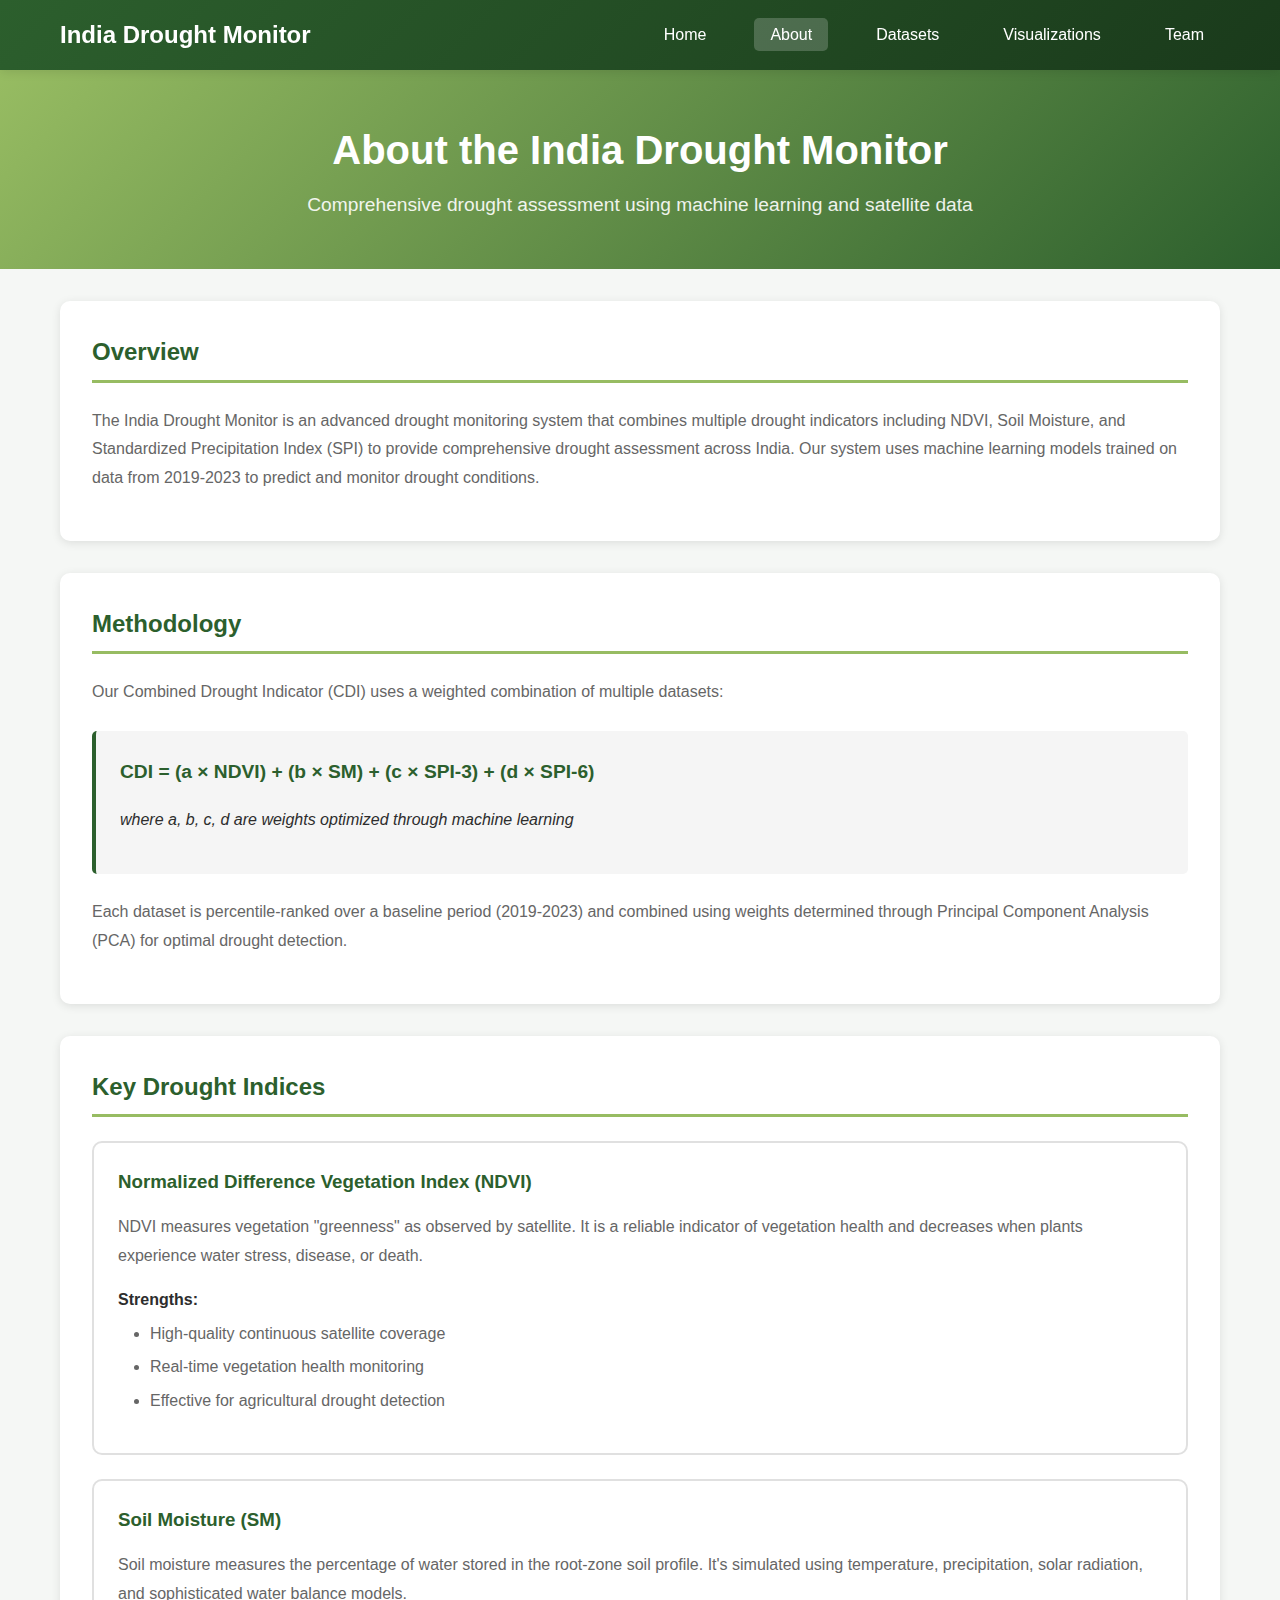
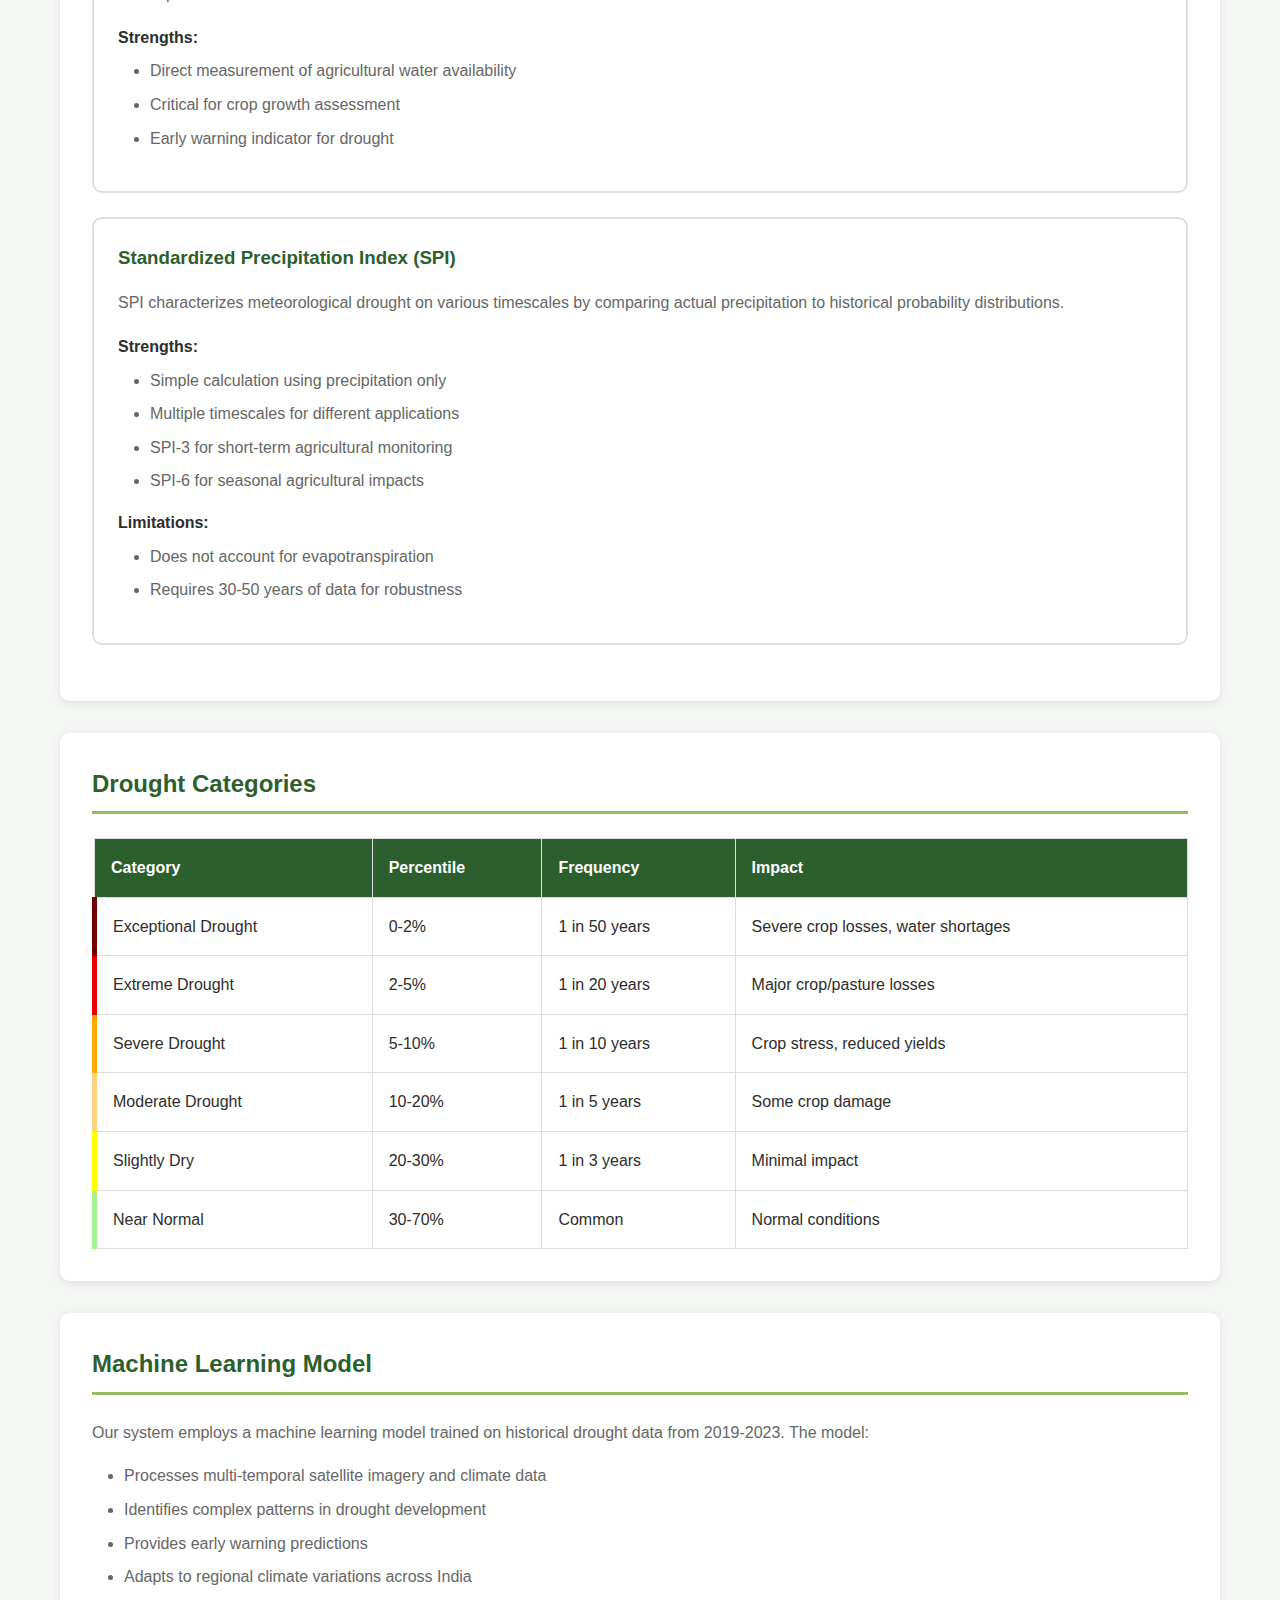
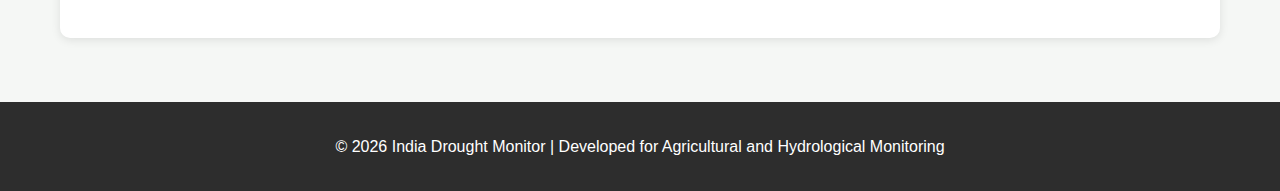
<file: about.html>
<!DOCTYPE html>
<html lang="en">
<head>
    <meta charset="UTF-8">
    <meta name="viewport" content="width=device-width, initial-scale=1.0">
    <title>About - India Drought Monitor</title>
    <link rel="stylesheet" href="styles.css">
</head>
<body>
    <nav class="navbar">
        <div class="container">
            <div class="nav-brand">
                <h1> India Drought Monitor</h1>
            </div>
            <ul class="nav-menu">
                <li><a href="index.html">Home</a></li>
                <li><a href="about.html" class="active">About</a></li>
                <li><a href="datasets.html">Datasets</a></li>
                <li><a href="visualisation.html">Visualizations</a></li>
                <li><a href="team.html">Team</a></li>
            </ul>
        </div>
    </nav>

    <div class="hero">
        <div class="container">
            <h2>About the India Drought Monitor</h2>
            <p class="subtitle">Comprehensive drought assessment using machine learning and satellite data</p>
        </div>
    </div>

    <main class="container content-page">
        <section class="content-section">
            <h2>Overview</h2>
            <p>The India Drought Monitor is an advanced drought monitoring system that combines multiple drought indicators including NDVI, Soil Moisture, and Standardized Precipitation Index (SPI) to provide comprehensive drought assessment across India. Our system uses machine learning models trained on data from 2019-2023 to predict and monitor drought conditions.</p>
        </section>

        <section class="content-section">
            <h2>Methodology</h2>
            <p>Our Combined Drought Indicator (CDI) uses a weighted combination of multiple datasets:</p>
            
            <div class="formula-box">
                <p><strong>CDI = (a × NDVI) + (b × SM) + (c × SPI-3) + (d × SPI-6)</strong></p>
                <p class="formula-note">where a, b, c, d are weights optimized through machine learning</p>
            </div>

            <p>Each dataset is percentile-ranked over a baseline period (2019-2023) and combined using weights determined through Principal Component Analysis (PCA) for optimal drought detection.</p>
        </section>

        <section class="content-section">
            <h2>Key Drought Indices</h2>
            
            <div class="index-card">
                <h3>Normalized Difference Vegetation Index (NDVI)</h3>
                <p>NDVI measures vegetation "greenness" as observed by satellite. It is a reliable indicator of vegetation health and decreases when plants experience water stress, disease, or death.</p>
                <div class="key-points">
                    <h4>Strengths:</h4>
                    <ul>
                        <li>High-quality continuous satellite coverage</li>
                        <li>Real-time vegetation health monitoring</li>
                        <li>Effective for agricultural drought detection</li>
                    </ul>
                </div>
            </div>

            <div class="index-card">
                <h3>Soil Moisture (SM)</h3>
                <p>Soil moisture measures the percentage of water stored in the root-zone soil profile. It's simulated using temperature, precipitation, solar radiation, and sophisticated water balance models.</p>
                <div class="key-points">
                    <h4>Strengths:</h4>
                    <ul>
                        <li>Direct measurement of agricultural water availability</li>
                        <li>Critical for crop growth assessment</li>
                        <li>Early warning indicator for drought</li>
                    </ul>
                </div>
            </div>

            <div class="index-card">
                <h3>Standardized Precipitation Index (SPI)</h3>
                <p>SPI characterizes meteorological drought on various timescales by comparing actual precipitation to historical probability distributions.</p>
                <div class="key-points">
                    <h4>Strengths:</h4>
                    <ul>
                        <li>Simple calculation using precipitation only</li>
                        <li>Multiple timescales for different applications</li>
                        <li>SPI-3 for short-term agricultural monitoring</li>
                        <li>SPI-6 for seasonal agricultural impacts</li>
                    </ul>
                    <h4>Limitations:</h4>
                    <ul>
                        <li>Does not account for evapotranspiration</li>
                        <li>Requires 30-50 years of data for robustness</li>
                    </ul>
                </div>
            </div>
        </section>

        <section class="content-section">
            <h2>Drought Categories</h2>
            <table class="drought-table">
                <thead>
                    <tr>
                        <th>Category</th>
                        <th>Percentile</th>
                        <th>Frequency</th>
                        <th>Impact</th>
                    </tr>
                </thead>
                <tbody>
                    <tr class="exceptional-drought">
                        <td>Exceptional Drought</td>
                        <td>0-2%</td>
                        <td>1 in 50 years</td>
                        <td>Severe crop losses, water shortages</td>
                    </tr>
                    <tr class="extreme-drought">
                        <td>Extreme Drought</td>
                        <td>2-5%</td>
                        <td>1 in 20 years</td>
                        <td>Major crop/pasture losses</td>
                    </tr>
                    <tr class="severe-drought">
                        <td>Severe Drought</td>
                        <td>5-10%</td>
                        <td>1 in 10 years</td>
                        <td>Crop stress, reduced yields</td>
                    </tr>
                    <tr class="moderate-drought">
                        <td>Moderate Drought</td>
                        <td>10-20%</td>
                        <td>1 in 5 years</td>
                        <td>Some crop damage</td>
                    </tr>
                    <tr class="slight-drought">
                        <td>Slightly Dry</td>
                        <td>20-30%</td>
                        <td>1 in 3 years</td>
                        <td>Minimal impact</td>
                    </tr>
                    <tr class="normal">
                        <td>Near Normal</td>
                        <td>30-70%</td>
                        <td>Common</td>
                        <td>Normal conditions</td>
                    </tr>
                </tbody>
            </table>
        </section>

        <section class="content-section">
            <h2>Machine Learning Model</h2>
            <p>Our system employs a machine learning model trained on historical drought data from 2019-2023. The model:</p>
            <ul>
                <li>Processes multi-temporal satellite imagery and climate data</li>
                <li>Identifies complex patterns in drought development</li>
                <li>Provides early warning predictions</li>
                <li>Adapts to regional climate variations across India</li>
            </ul>
        </section>
    </main>

    <footer>
        <div class="container">
            <p>&copy; 2026 India Drought Monitor | Developed for Agricultural and Hydrological Monitoring</p>
        </div>
    </footer>
</body>
</html>
</file>
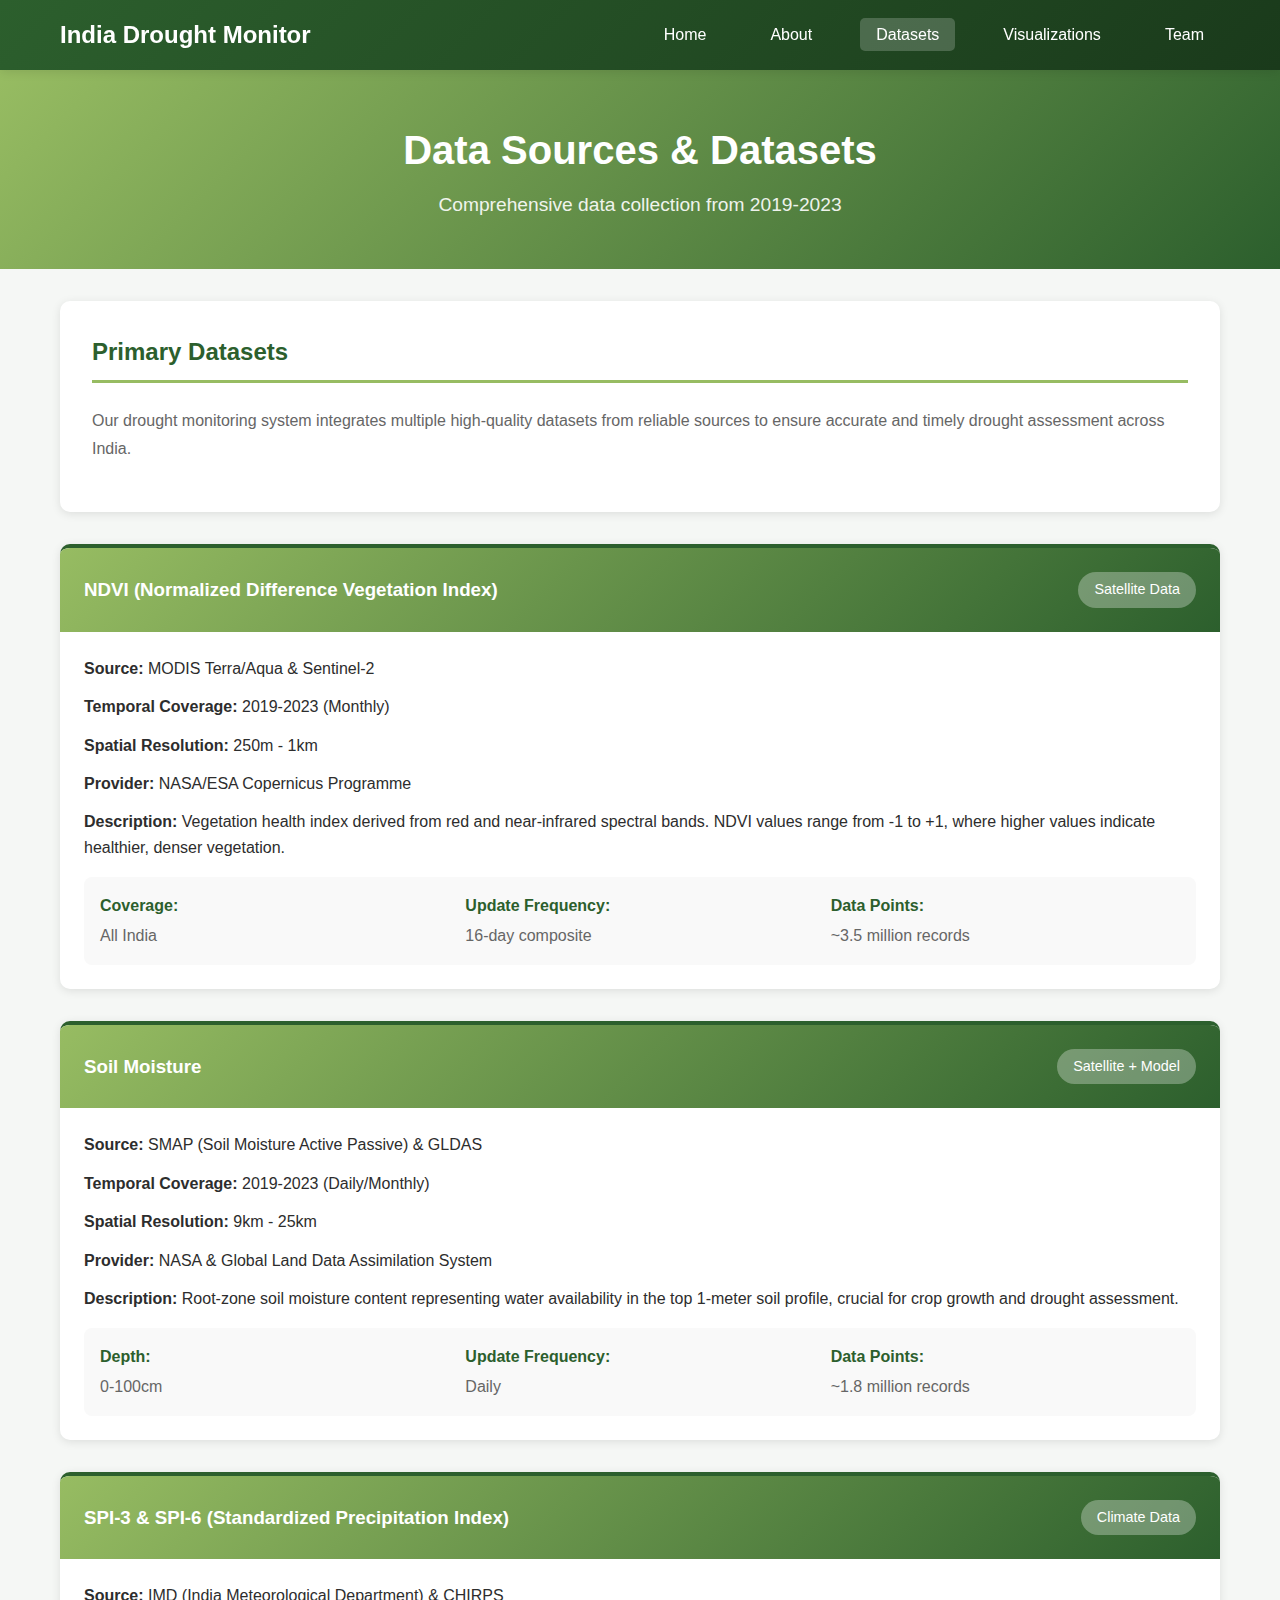
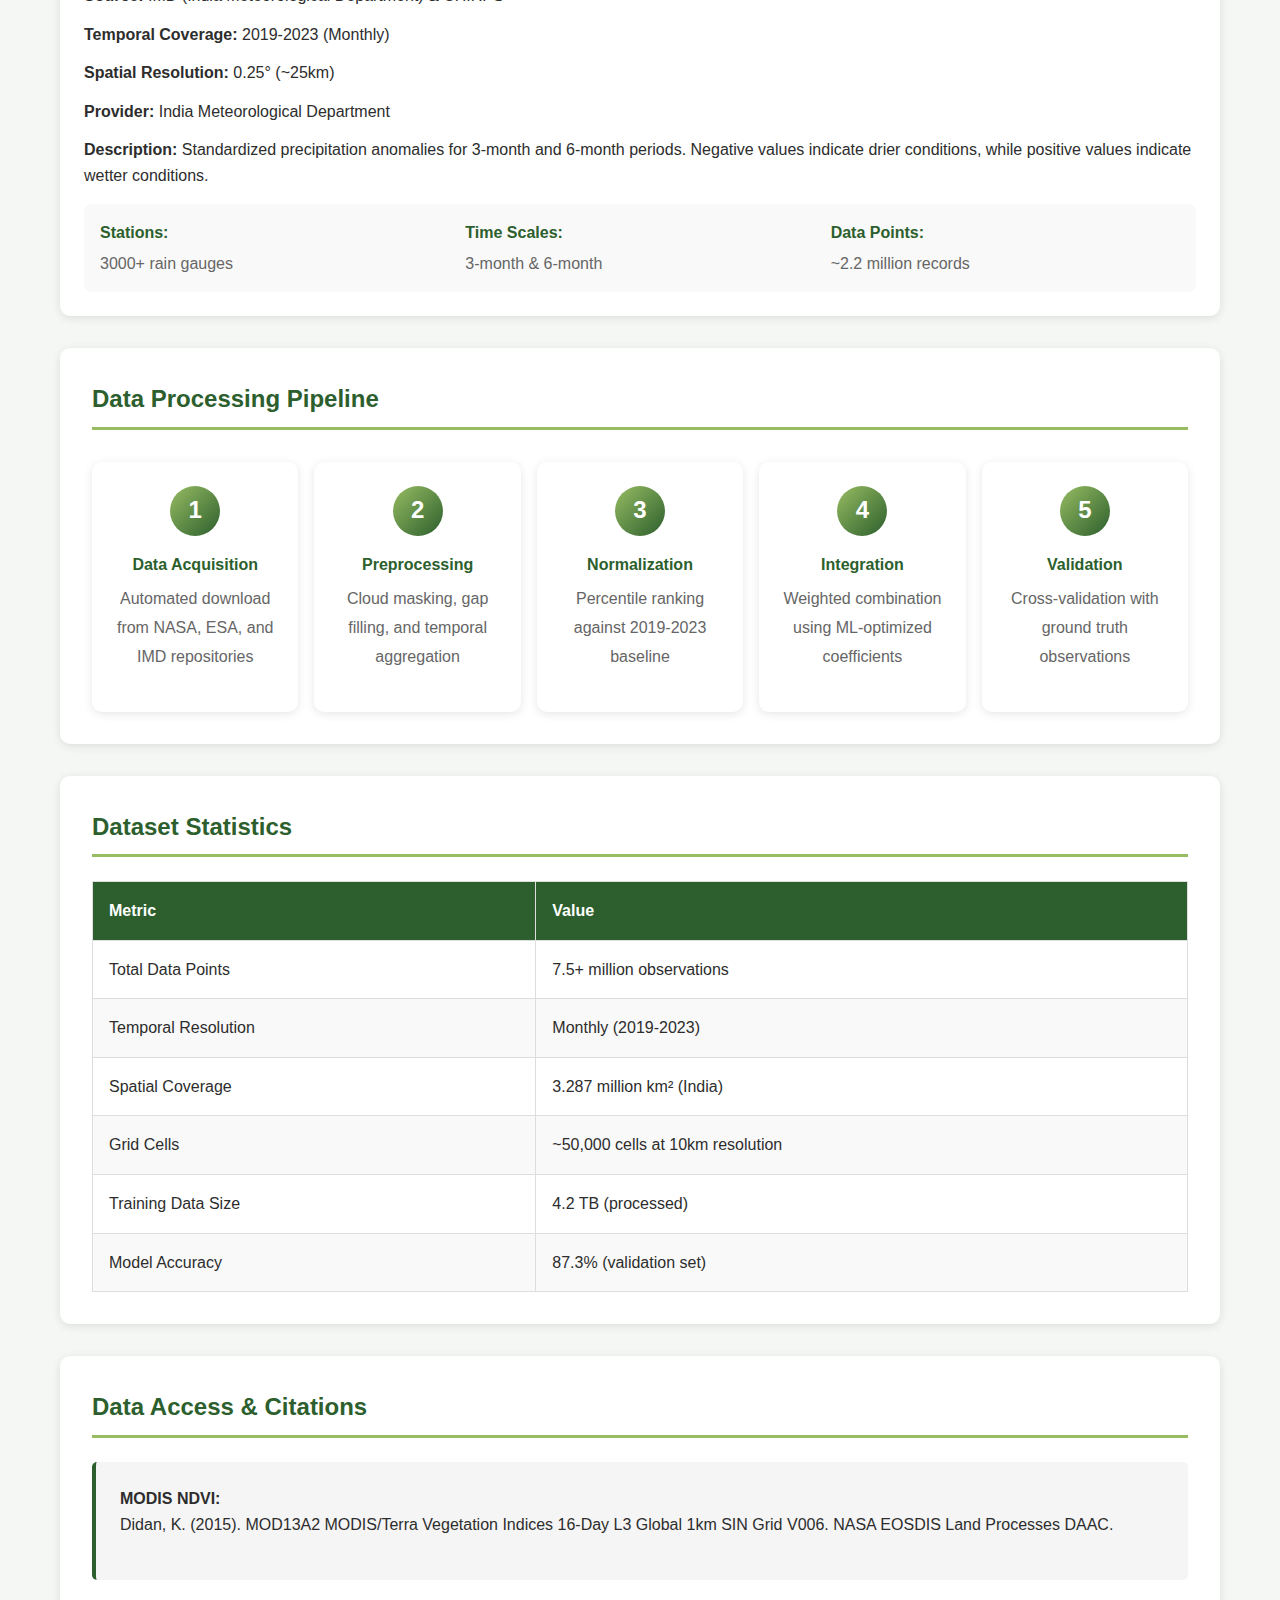
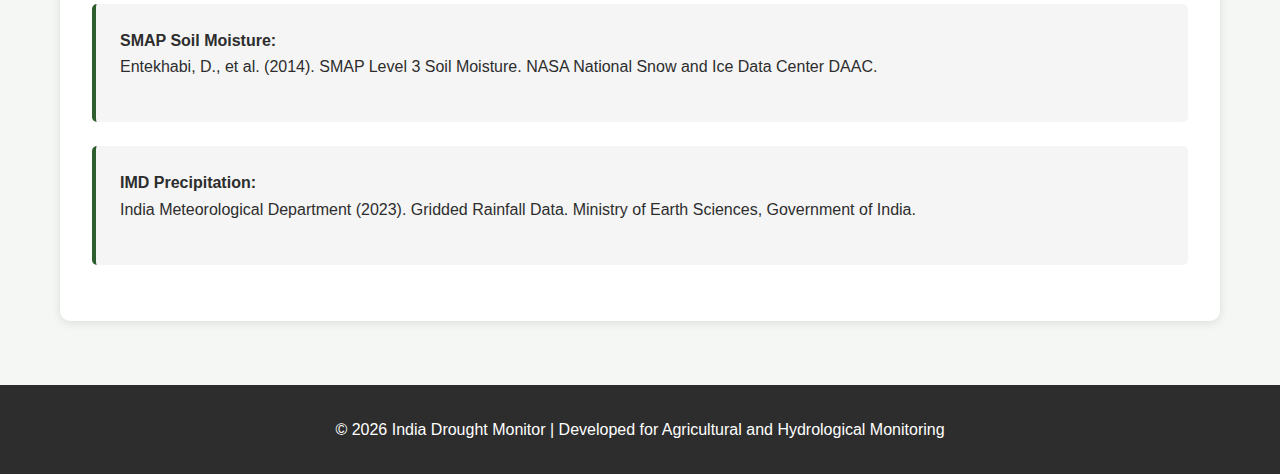
<file: datasets.html>
<!DOCTYPE html>
<html lang="en">
<head>
    <meta charset="UTF-8">
    <meta name="viewport" content="width=device-width, initial-scale=1.0">
    <title>Datasets - India Drought Monitor</title>
    <link rel="stylesheet" href="styles.css">
</head>
<body>
    <nav class="navbar">
        <div class="container">
            <div class="nav-brand">
                <h1> India Drought Monitor</h1>
            </div>
            <ul class="nav-menu">
                <li><a href="index.html">Home</a></li>
                <li><a href="about.html">About</a></li>
                <li><a href="datasets.html" class="active">Datasets</a></li>
                <li><a href="visualisation.html">Visualizations</a></li>
                <li><a href="team.html">Team</a></li>
            </ul>
        </div>
    </nav>

    <div class="hero">
        <div class="container">
            <h2>Data Sources & Datasets</h2>
            <p class="subtitle">Comprehensive data collection from 2019-2023</p>
        </div>
    </div>

    <main class="container content-page">
        <section class="content-section">
            <h2>Primary Datasets</h2>
            <p>Our drought monitoring system integrates multiple high-quality datasets from reliable sources to ensure accurate and timely drought assessment across India.</p>
        </section>

        <section class="dataset-section">
            <div class="dataset-card">
                <div class="dataset-header">
                    <h3>NDVI (Normalized Difference Vegetation Index)</h3>
                    <span class="dataset-badge">Satellite Data</span>
                </div>
                <div class="dataset-content">
                    <p><strong>Source:</strong> MODIS Terra/Aqua & Sentinel-2</p>
                    <p><strong>Temporal Coverage:</strong> 2019-2023 (Monthly)</p>
                    <p><strong>Spatial Resolution:</strong> 250m - 1km</p>
                    <p><strong>Provider:</strong> NASA/ESA Copernicus Programme</p>
                    <p><strong>Description:</strong> Vegetation health index derived from red and near-infrared spectral bands. NDVI values range from -1 to +1, where higher values indicate healthier, denser vegetation.</p>
                    <div class="dataset-specs">
                        <div class="spec-item">
                            <span class="spec-label">Coverage:</span>
                            <span class="spec-value">All India</span>
                        </div>
                        <div class="spec-item">
                            <span class="spec-label">Update Frequency:</span>
                            <span class="spec-value">16-day composite</span>
                        </div>
                        <div class="spec-item">
                            <span class="spec-label">Data Points:</span>
                            <span class="spec-value">~3.5 million records</span>
                        </div>
                    </div>
                </div>
            </div>

            <div class="dataset-card">
                <div class="dataset-header">
                    <h3>Soil Moisture</h3>
                    <span class="dataset-badge">Satellite + Model</span>
                </div>
                <div class="dataset-content">
                    <p><strong>Source:</strong> SMAP (Soil Moisture Active Passive) & GLDAS</p>
                    <p><strong>Temporal Coverage:</strong> 2019-2023 (Daily/Monthly)</p>
                    <p><strong>Spatial Resolution:</strong> 9km - 25km</p>
                    <p><strong>Provider:</strong> NASA & Global Land Data Assimilation System</p>
                    <p><strong>Description:</strong> Root-zone soil moisture content representing water availability in the top 1-meter soil profile, crucial for crop growth and drought assessment.</p>
                    <div class="dataset-specs">
                        <div class="spec-item">
                            <span class="spec-label">Depth:</span>
                            <span class="spec-value">0-100cm</span>
                        </div>
                        <div class="spec-item">
                            <span class="spec-label">Update Frequency:</span>
                            <span class="spec-value">Daily</span>
                        </div>
                        <div class="spec-item">
                            <span class="spec-label">Data Points:</span>
                            <span class="spec-value">~1.8 million records</span>
                        </div>
                    </div>
                </div>
            </div>

            <div class="dataset-card">
                <div class="dataset-header">
                    <h3>SPI-3 & SPI-6 (Standardized Precipitation Index)</h3>
                    <span class="dataset-badge">Climate Data</span>
                </div>
                <div class="dataset-content">
                    <p><strong>Source:</strong> IMD (India Meteorological Department) & CHIRPS</p>
                    <p><strong>Temporal Coverage:</strong> 2019-2023 (Monthly)</p>
                    <p><strong>Spatial Resolution:</strong> 0.25° (~25km)</p>
                    <p><strong>Provider:</strong> India Meteorological Department</p>
                    <p><strong>Description:</strong> Standardized precipitation anomalies for 3-month and 6-month periods. Negative values indicate drier conditions, while positive values indicate wetter conditions.</p>
                    <div class="dataset-specs">
                        <div class="spec-item">
                            <span class="spec-label">Stations:</span>
                            <span class="spec-value">3000+ rain gauges</span>
                        </div>
                        <div class="spec-item">
                            <span class="spec-label">Time Scales:</span>
                            <span class="spec-value">3-month & 6-month</span>
                        </div>
                        <div class="spec-item">
                            <span class="spec-label">Data Points:</span>
                            <span class="spec-value">~2.2 million records</span>
                        </div>
                    </div>
                </div>
            </div>

            
        </section>

        <section class="content-section">
            <h2>Data Processing Pipeline</h2>
            <div class="pipeline-steps">
                <div class="pipeline-step">
                    <div class="step-number">1</div>
                    <h4>Data Acquisition</h4>
                    <p>Automated download from NASA, ESA, and IMD repositories</p>
                </div>
                <div class="pipeline-step">
                    <div class="step-number">2</div>
                    <h4>Preprocessing</h4>
                    <p>Cloud masking, gap filling, and temporal aggregation</p>
                </div>
                <div class="pipeline-step">
                    <div class="step-number">3</div>
                    <h4>Normalization</h4>
                    <p>Percentile ranking against 2019-2023 baseline</p>
                </div>
                <div class="pipeline-step">
                    <div class="step-number">4</div>
                    <h4>Integration</h4>
                    <p>Weighted combination using ML-optimized coefficients</p>
                </div>
                <div class="pipeline-step">
                    <div class="step-number">5</div>
                    <h4>Validation</h4>
                    <p>Cross-validation with ground truth observations</p>
                </div>
            </div>
        </section>

        <section class="content-section">
            <h2>Dataset Statistics</h2>
            <div class="stats-table">
                <table>
                    <thead>
                        <tr>
                            <th>Metric</th>
                            <th>Value</th>
                        </tr>
                    </thead>
                    <tbody>
                        <tr>
                            <td>Total Data Points</td>
                            <td>7.5+ million observations</td>
                        </tr>
                        <tr>
                            <td>Temporal Resolution</td>
                            <td>Monthly (2019-2023)</td>
                        </tr>
                        <tr>
                            <td>Spatial Coverage</td>
                            <td>3.287 million km² (India)</td>
                        </tr>
                        <tr>
                            <td>Grid Cells</td>
                            <td>~50,000 cells at 10km resolution</td>
                        </tr>
                        <tr>
                            <td>Training Data Size</td>
                            <td>4.2 TB (processed)</td>
                        </tr>
                        <tr>
                            <td>Model Accuracy</td>
                            <td>87.3% (validation set)</td>
                        </tr>
                    </tbody>
                </table>
            </div>
        </section>

        <section class="content-section">
            <h2>Data Access & Citations</h2>
            <div class="formula-box">
                <h4>MODIS NDVI:</h4>
                <p>Didan, K. (2015). MOD13A2 MODIS/Terra Vegetation Indices 16-Day L3 Global 1km SIN Grid V006. NASA EOSDIS Land Processes DAAC.</p>
            </div>
            <div class="formula-box">
                <h4>SMAP Soil Moisture:</h4>
                <p>Entekhabi, D., et al. (2014). SMAP Level 3 Soil Moisture. NASA National Snow and Ice Data Center DAAC.</p>
            </div>
            <div class="formula-box">
                <h4>IMD Precipitation:</h4>
                <p>India Meteorological Department (2023). Gridded Rainfall Data. Ministry of Earth Sciences, Government of India.</p>
            </div>
        </section>
    </main>

    <footer>
        <div class="container">
            <p>&copy; 2026 India Drought Monitor | Developed for Agricultural and Hydrological Monitoring</p>
        </div>
    </footer>
</body>
</html>
</file>
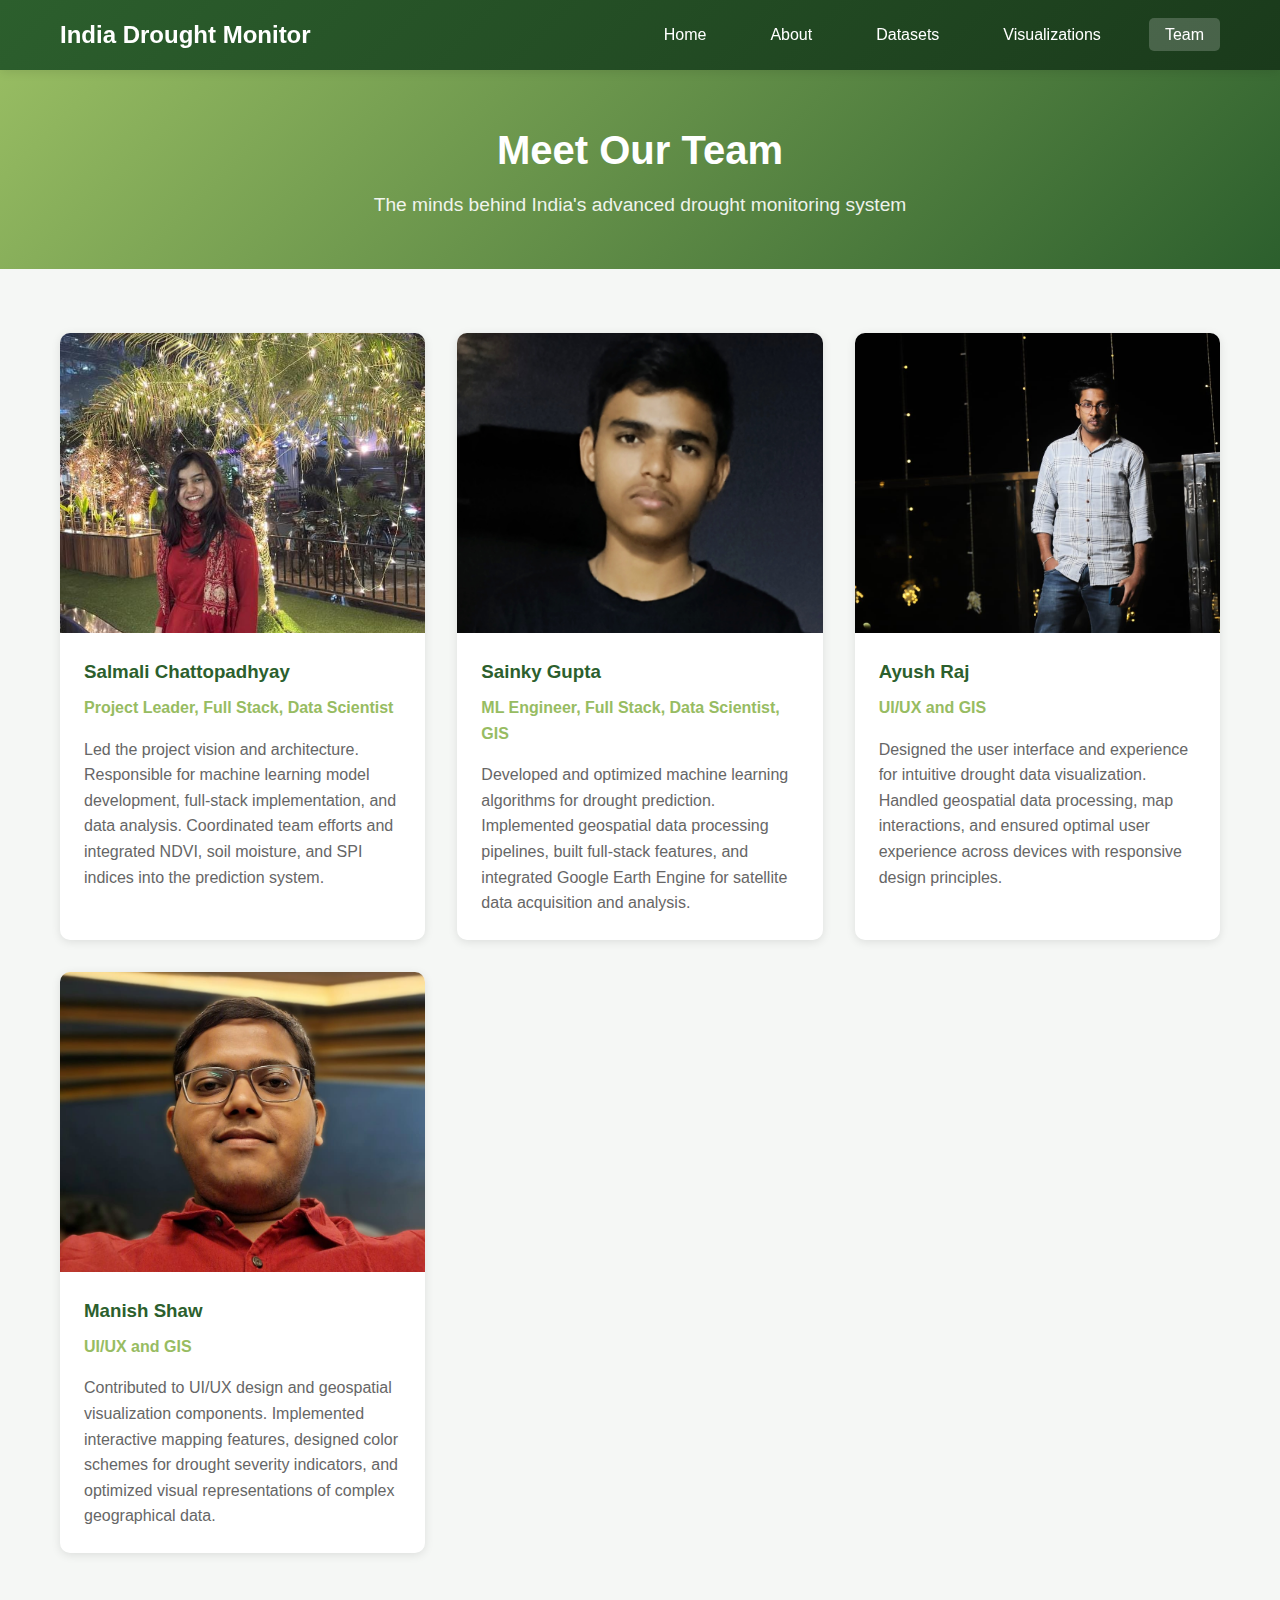
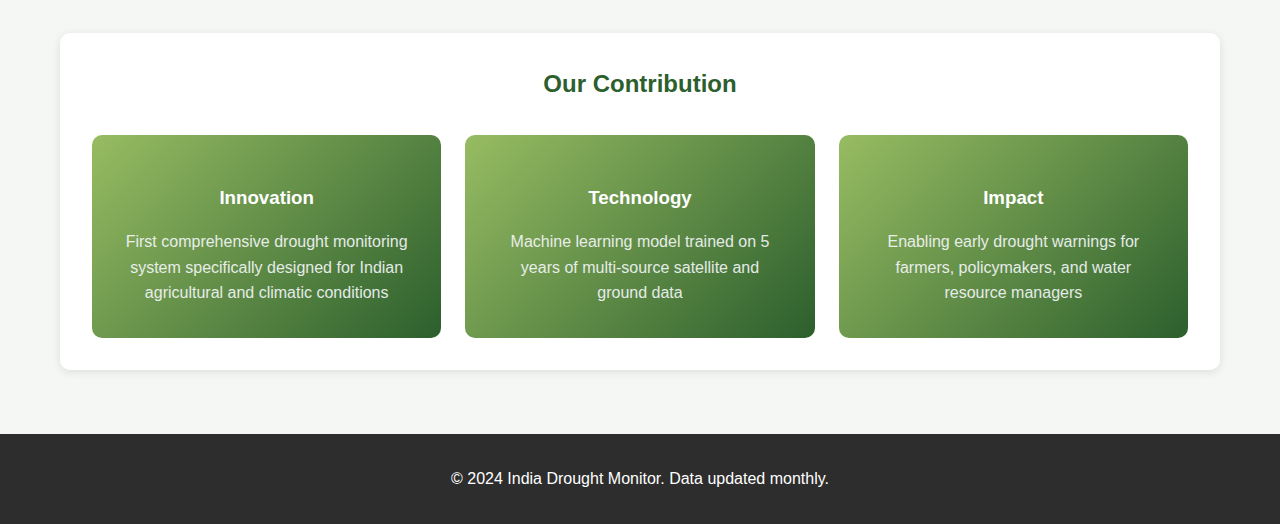
<file: team.html>
<!DOCTYPE html>
<html lang="en">
<head>
    <meta charset="UTF-8">
    <meta name="viewport" content="width=device-width, initial-scale=1.0">
    <title>Team - India Drought Monitor</title>
    <link rel="stylesheet" href="styles.css">
</head>
<body>
    <nav class="navbar">
        <div class="container">
            <div class="nav-brand">
                <h1> India Drought Monitor</h1>
            </div>
            <ul class="nav-menu">
                <li><a href="index.html">Home</a></li>
                <li><a href="about.html">About</a></li>
                <li><a href="datasets.html">Datasets</a></li>
                <li><a href="visualisation.html">Visualizations</a></li>
                <li><a href="team.html" class="active">Team</a></li>
            </ul>
        </div>
    </nav>

    <div class="hero">
        <div class="container">
            <h2>Meet Our Team</h2>
            <p class="subtitle">The minds behind India's advanced drought monitoring system</p>
        </div>
    </div>

    <main class="container">
        <section class="team-section">
            <div class="team-grid">
                <!-- Team Member 1 -->
                <div class="team-card">
                    <div class="team-photo">
                        <!-- Gradient placeholder for photo -->
                        <img src="img_salmali.jpeg" alt="Salmali Chattopadhyay">
                    </div>
                    <div class="team-info">
                        <h3>Salmali Chattopadhyay</h3>
                        <p class="role">Project Leader, Full Stack, Data Scientist</p>
                        <p class="description">Led the project vision and architecture. Responsible for machine learning model development, full-stack implementation, and data analysis. Coordinated team efforts and integrated NDVI, soil moisture, and SPI indices into the prediction system.</p>
                    </div>
                </div>

                <!-- Team Member 2 -->
                <div class="team-card">
                    <div class="team-photo">
                        <img src="sainky.jpg" alt="Sainky Gupta">
                    </div>
                    <div class="team-info">
                        <h3>Sainky Gupta</h3>
                        <p class="role">ML Engineer, Full Stack, Data Scientist, GIS</p>
                        <p class="description">Developed and optimized machine learning algorithms for drought prediction. Implemented geospatial data processing pipelines, built full-stack features, and integrated Google Earth Engine for satellite data acquisition and analysis.</p>
                    </div>
                </div>

                <!-- Team Member 3 -->
                <div class="team-card">
                    <div class="team-photo">
                        <img src="img_aayush.jpeg" alt="Ayush Raj">
                    </div>
                    <div class="team-info">
                        <h3>Ayush Raj</h3>
                        <p class="role">UI/UX and GIS</p>
                        <p class="description">Designed the user interface and experience for intuitive drought data visualization. Handled geospatial data processing, map interactions, and ensured optimal user experience across devices with responsive design principles.</p>
                    </div>
                </div>

                <!-- Team Member 4 -->
                <div class="team-card">
                    <div class="team-photo">
                        <img src="img_manish.jpeg" alt="Manish Shaw">
                    </div>
                    <div class="team-info">
                        <h3>Manish Shaw</h3>
                        <p class="role">UI/UX and GIS</p>
                        <p class="description">Contributed to UI/UX design and geospatial visualization components. Implemented interactive mapping features, designed color schemes for drought severity indicators, and optimized visual representations of complex geographical data.</p>
                    </div>
                </div>
            </div>
        </section>

        <section class="contribution-section">
            <h2>Our Contribution</h2>
            <div class="contribution-grid">
                <div class="stat-card">
                    <div class="contribution-icon" style="font-size: 3rem; margin-bottom: 1rem;"></div>
                    <h3>Innovation</h3>
                    <p class="stat-label">First comprehensive drought monitoring system specifically designed for Indian agricultural and climatic conditions</p>
                </div>
                <div class="stat-card">
                    <div class="contribution-icon" style="font-size: 3rem; margin-bottom: 1rem;"></div>
                    <h3>Technology</h3>
                    <p class="stat-label">Machine learning model trained on 5 years of multi-source satellite and ground data</p>
                </div>
                <div class="stat-card">
                    <div class="contribution-icon" style="font-size: 3rem; margin-bottom: 1rem;"></div>
                    <h3>Impact</h3>
                    <p class="stat-label">Enabling early drought warnings for farmers, policymakers, and water resource managers</p>
                </div>
            </div>
        </section>
    </main>

    <footer>
        <div class="container">
            <p>&copy; 2024 India Drought Monitor. Data updated monthly.</p>
        </div>
    </footer>
</body>
</html>
</file>
<file: styles.css>
/* Global Styles */
* {
    margin: 0;
    padding: 0;
    box-sizing: border-box;
}

:root {
    --primary-color: #2c5f2d;
    --secondary-color: #97bc62;
    --accent-color: #ff8c42;
    --text-dark: #2d2d2d;
    --text-light: #666;
    --bg-light: #f5f7f5;
    --white: #ffffff;
    --shadow: 0 2px 10px rgba(0,0,0,0.1);
    --shadow-hover: 0 4px 20px rgba(0,0,0,0.15);
}

body {
    font-family: -apple-system, BlinkMacSystemFont, 'Segoe UI', Roboto, 'Helvetica Neue', Arial, sans-serif;
    line-height: 1.6;
    color: var(--text-dark);
    background-color: var(--bg-light);
}

.container {
    max-width: 1200px;
    margin: 0 auto;
    padding: 0 20px;
}

/* Navigation */
.navbar {
    background: linear-gradient(135deg, var(--primary-color) 0%, #1a3a1b 100%);
    color: var(--white);
    padding: 1rem 0;
    box-shadow: var(--shadow);
    position: sticky;
    top: 0;
    z-index: 1000;
}

.navbar .container {
    display: flex;
    justify-content: space-between;
    align-items: center;
}

.nav-brand h1 {
    font-size: 1.5rem;
    font-weight: 600;
}

.nav-menu {
    display: flex;
    list-style: none;
    gap: 2rem;
}

.nav-menu a {
    color: var(--white);
    text-decoration: none;
    font-weight: 500;
    transition: all 0.3s ease;
    padding: 0.5rem 1rem;
    border-radius: 5px;
}

.nav-menu a:hover,
.nav-menu a.active {
    background: rgba(255, 255, 255, 0.2);
}

/* Hero Section */
.hero {
    background: linear-gradient(135deg, var(--secondary-color) 0%, var(--primary-color) 100%);
    color: var(--white);
    padding: 3rem 0;
    text-align: center;
    margin-bottom: 2rem;
}

.hero h2 {
    font-size: 2.5rem;
    margin-bottom: 0.5rem;
}

.subtitle {
    font-size: 1.2rem;
    opacity: 0.9;
}

/* Controls Section */
.controls-section {
    background: var(--white);
    padding: 1.5rem;
    border-radius: 10px;
    box-shadow: var(--shadow);
    margin-bottom: 2rem;
    display: flex;
    gap: 1rem;
    align-items: end;
    flex-wrap: wrap;
}

.control-group {
    display: flex;
    flex-direction: column;
    gap: 0.5rem;
}

.control-group label {
    font-weight: 600;
    color: var(--text-dark);
}

.control-group select,
.control-group input {
    padding: 0.6rem 1rem;
    border: 2px solid #ddd;
    border-radius: 5px;
    font-size: 1rem;
    transition: border-color 0.3s;
}

.control-group select:focus,
.control-group input:focus {
    outline: none;
    border-color: var(--primary-color);
}

.btn-primary {
    background: var(--primary-color);
    color: var(--white);
    border: none;
    padding: 0.8rem 2rem;
    border-radius: 5px;
    cursor: pointer;
    font-size: 1rem;
    font-weight: 600;
    transition: all 0.3s ease;
}

.btn-primary:hover {
    background: #1a3a1b;
    transform: translateY(-2px);
    box-shadow: var(--shadow-hover);
}

/* Map Section */
.map-section {
    background: var(--white);
    padding: 1.5rem;
    border-radius: 10px;
    box-shadow: var(--shadow);
    margin-bottom: 2rem;
}

#map {
    height: 600px;
    border-radius: 8px;
    margin-bottom: 1rem;
}

/* Legend */
.legend {
    background: #f9f9f9;
    padding: 1rem;
    border-radius: 8px;
    border-left: 4px solid var(--primary-color);
}

.legend h3 {
    margin-bottom: 1rem;
    color: var(--primary-color);
}

.legend-item {
    display: flex;
    align-items: center;
    gap: 0.8rem;
    margin-bottom: 0.5rem;
}

.legend-color {
    width: 40px;
    height: 20px;
    border-radius: 3px;
    border: 1px solid #ddd;
}

/* Info Section */
.info-section {
    background: var(--white);
    padding: 2rem;
    border-radius: 10px;
    box-shadow: var(--shadow);
    margin-bottom: 2rem;
}

.info-section h2 {
    color: var(--primary-color);
    margin-bottom: 1rem;
}

/* Stats Grid */
.stats-grid {
    display: grid;
    grid-template-columns: repeat(auto-fit, minmax(250px, 1fr));
    gap: 1.5rem;
    margin-top: 2rem;
}

.stat-card {
    background: linear-gradient(135deg, var(--secondary-color) 0%, var(--primary-color) 100%);
    color: var(--white);
    padding: 2rem;
    border-radius: 10px;
    text-align: center;
    transition: transform 0.3s ease;
}

.stat-card:hover {
    transform: translateY(-5px);
}

.stat-number {
    font-size: 2.5rem;
    font-weight: 700;
    margin: 0.5rem 0;
}

.stat-label {
    opacity: 0.9;
    color:#f5f7fa;
}

/* Content Page Styles */
.content-page {
    margin-top: 2rem;
}

.content-section {
    background: var(--white);
    padding: 2rem;
    border-radius: 10px;
    box-shadow: var(--shadow);
    margin-bottom: 2rem;
}

.content-section h2 {
    color: var(--primary-color);
    margin-bottom: 1.5rem;
    border-bottom: 3px solid var(--secondary-color);
    padding-bottom: 0.5rem;
}

.content-section p {
    margin-bottom: 1rem;
    line-height: 1.8;
    color: var(--text-light);
}

.content-section ul {
    margin-left: 2rem;
    margin-bottom: 1rem;
}

.content-section li {
    margin-bottom: 0.5rem;
    color: var(--text-light);
}

/* Formula Box */
.formula-box {
    background: whitesmoke;
    border-left: 4px solid var(--primary-color);
    padding: 1.5rem;
    margin: 1.5rem 0;
    border-radius: 5px;
}
.formula-box p {
    font-size: 1rem;
    color: var(--text-dark);
}

.formula-box strong {
    font-size: 1.2rem;
    color: var(--primary-color);
}
.formula-box:hover {
    border-color: var(--secondary-color);
    box-shadow: var(--shadow-hover);
}

.formula-note {
    margin-top: 0.5rem;
    font-size: 0.9rem;
    font-style: italic;

}
stat-card p {
    color:#f5f7fa;
} 

/* Index Cards */
.index-card {
    background: var(--white);
    border: 2px solid #e0e0e0;
    border-radius: 10px;
    padding: 1.5rem;
    margin-bottom: 1.5rem;
    transition: all 0.3s ease;
}

.index-card:hover {
    border-color: var(--secondary-color);
    box-shadow: var(--shadow-hover);
}

.index-card h3 {
    color: var(--primary-color);
    margin-bottom: 1rem;
}

.key-points {
    margin-top: 1rem;
}

.key-points h4 {
    color: var(--text-dark);
    margin: 1rem 0 0.5rem 0;
}

/* Drought Table */
.drought-table {
    width: 100%;
    border-collapse: collapse;
    margin-top: 1rem;
}

.drought-table th,
.drought-table td {
    padding: 1rem;
    text-align: left;
    border: 1px solid #ddd;
}

.drought-table thead {
    background: var(--primary-color);
    color: var(--white);
}

.drought-table tbody tr:hover {
    background: #f9f9f9;
}

.exceptional-drought td:first-child { border-left: 5px solid #730000; }
.extreme-drought td:first-child { border-left: 5px solid #E60000; }
.severe-drought td:first-child { border-left: 5px solid #FFAA00; }
.moderate-drought td:first-child { border-left: 5px solid #FCD37F; }
.slight-drought td:first-child { border-left: 5px solid #FFFF00; }
.normal td:first-child { border-left: 5px solid #A6F28F; }

/* Team Section */
.team-section {
    padding: 2rem 0;
}

.team-grid {
    display: grid;
    grid-template-columns: repeat(auto-fit, minmax(280px, 1fr));
    gap: 2rem;
    margin-bottom: 3rem;
}

.team-card {
    background: var(--white);
    border-radius: 10px;
    overflow: hidden;
    box-shadow: var(--shadow);
    transition: all 0.3s ease;
}

.team-card:hover {
    transform: translateY(-10px);
    box-shadow: var(--shadow-hover);
}

.team-photo {
    width: 100%;
    height: 300px;
    background: linear-gradient(135deg, #667eea 0%, #764ba2 100%);
    display: flex;
    align-items: center;
    justify-content: center;
    overflow: hidden;
}

.team-photo img {
    width: 100%;
    height: 100%;
    object-fit: cover;
}

.team-info {
    padding: 1.5rem;
}

.team-info h3 {
    color: var(--primary-color);
    margin-bottom: 0.5rem;
}

.role {
    color: var(--secondary-color);
    font-weight: 600;
    margin-bottom: 1rem;
}

.description {
    color: var(--text-light);
    line-height: 1.6;
}

/* Contribution Section */
.contribution-section {
    background: var(--white);
    padding: 2rem;
    border-radius: 10px;
    box-shadow: var(--shadow);
    margin-bottom: 2rem;
}

.contribution-section h2 {
    color: var(--primary-color);
    text-align: center;
    margin-bottom: 2rem;
}

.contribution-grid {
    display: grid;
    grid-template-columns: repeat(auto-fit, minmax(300px, 1fr));
    gap: 1.5rem;
}

.contribution-card {
    background: linear-gradient(135deg, #f5f7fa 0%, #c3cfe2 100%);
    padding: 2rem;
    border-radius: 10px;
    text-align: center;
}

.contribution-card h3 {
    font-size: 1.5rem;
    margin-bottom: 1rem;
}

/* Dataset Section */
.dataset-section {
    background: transparent;
}

.dataset-card {
    background: var(--white);
    border-radius: 10px;
    box-shadow: var(--shadow);
    margin-bottom: 2rem;
    overflow: hidden;
    border-top: 4px solid var(--primary-color);
}

.dataset-header {
    background: linear-gradient(135deg, var(--secondary-color) 0%, var(--primary-color) 100%);
    color: var(--white);
    padding: 1.5rem;
    display: flex;
    justify-content: space-between;
    align-items: center;
}

.dataset-badge {
    background: rgba(255, 255, 255, 0.3);
    padding: 0.4rem 1rem;
    border-radius: 20px;
    font-size: 0.9rem;
}

.dataset-content {
    padding: 1.5rem;
}

.dataset-content p {
    margin-bottom: 0.8rem;
}

.dataset-specs {
    background: #f9f9f9;
    padding: 1rem;
    border-radius: 8px;
    margin-top: 1rem;
    display: grid;
    grid-template-columns: repeat(auto-fit, minmax(200px, 1fr));
    gap: 1rem;
}

.spec-item {
    display: flex;
    flex-direction: column;
}

.spec-label {
    font-weight: 600;
    color: var(--primary-color);
    margin-bottom: 0.3rem;
}

.spec-value {
    color: var(--text-light);
}

/* Pipeline Steps */
.pipeline-steps {
    display: flex;
    flex-wrap: wrap;
    gap: 1rem;
    justify-content: space-between;
    margin-top: 2rem;
}

.pipeline-step {
    flex: 1;
    min-width: 180px;
    text-align: center;
    padding: 1.5rem;
    background: var(--white);
    border-radius: 10px;
    box-shadow: var(--shadow);
    position: relative;
}

.step-number {
    width: 50px;
    height: 50px;
    background: linear-gradient(135deg, var(--secondary-color) 0%, var(--primary-color) 100%);
    color: var(--white);
    border-radius: 50%;
    display: flex;
    align-items: center;
    justify-content: center;
    font-size: 1.5rem;
    font-weight: 700;
    margin: 0 auto 1rem auto;
}

.pipeline-step h4 {
    color: var(--primary-color);
    margin-bottom: 0.5rem;
}

/* Stats Table */
.stats-table table {
    width: 100%;
    border-collapse: collapse;
    margin-top: 1rem;
}

.stats-table th,
.stats-table td {
    padding: 1rem;
    text-align: left;
    border: 1px solid #ddd;
}

.stats-table thead {
    background: var(--primary-color);
    color: var(--white);
}

.stats-table tbody tr:nth-child(even) {
    background: #f9f9f9;
}

/* Citation Box */
.citation-box {
    background: linear-gradient(135deg, var(--secondary-color) 0%, var(--primary-color) 100%);
    color: var(--white);
    border-left: 4px solid var(--primary-color);
    padding: 1rem;
    margin-bottom: 1rem;
    border-radius: 5px;
}
.citation-box:hover {
    transform: translateY(-5px);
}
.citation-box h4 {
    color: var(--white);
    margin-bottom: 0.5rem;
}
.citation-box p {
    color: var(--white);
    line-height: 1.6;
}

/* Visualization Controls */
.visualization-controls {
    background: var(--white);
    padding: 1.5rem;
    border-radius: 10px;
    box-shadow: var(--shadow);
    margin-bottom: 2rem;
}

.control-panel {
    display: flex;
    gap: 1rem;
    align-items: end;
    flex-wrap: wrap;
}

/* GEE Section */
.gee-section {
    background: var(--white);
    padding: 2rem;
    border-radius: 10px;
    box-shadow: var(--shadow);
    margin-bottom: 2rem;
}

.gee-section h2 {
    color: var(--primary-color);
    margin-bottom: 1rem;
}

.viz-description {
    color: var(--text-light);
    margin-bottom: 1.5rem;
    font-style: italic;
}

.gee-container {
    position: relative;
    background: #f0f0f0;
    border-radius: 8px;
    overflow: hidden;
    min-height: 600px;
}

.gee-placeholder {
    padding: 2rem;
}

.placeholder-content {
    background: var(--white);
    padding: 2rem;
    border-radius: 8px;
    border: 2px dashed var(--primary-color);
}

.placeholder-content h3 {
    color: var(--primary-color);
    margin-bottom: 1rem;
}

.placeholder-content ol {
    margin: 1rem 0 1rem 2rem;
}

.code-snippet {
    background: #f5f5f5;
    border-radius: 8px;
    padding: 1.5rem;
    margin-top: 1.5rem;
}

.code-snippet h4 {
    color: var(--primary-color);
    margin-bottom: 1rem;
}

.code-snippet pre {
    background: #2d2d2d;
    color: #f8f8f2;
    padding: 1rem;
    border-radius: 5px;
    overflow-x: auto;
}

.code-snippet code {
    font-family: 'Courier New', monospace;
    font-size: 0.9rem;
}

/* Usage Grid */
.usage-grid {
    display: grid;
    grid-template-columns: repeat(auto-fit, minmax(250px, 1fr));
    gap: 1.5rem;
    margin-top: 1.5rem;
}

.usage-card {
    background: linear-gradient(135deg, #a4bea0 0%, #355f2d 100%);
    color: var(--white);
    padding: 1.5rem;
    border-radius: 10px;
}

.stat-card h3 {
    margin-bottom: 1rem;
    color:#ffffff;
}
.stat-card p {
    color:#f5f7fa;
}

/* Comparison Section */
.comparison-section {
    background: var(--white);
    padding: 2rem;
    border-radius: 10px;
    box-shadow: var(--shadow);
    margin-bottom: 2rem;
}

.comparison-section h2 {
    color: var(--primary-color);
    margin-bottom: 1.5rem;
}

.chart-container {
    background: #f9f9f9;
    padding: 2rem;
    border-radius: 8px;
    margin-bottom: 1rem;
}

.chart-note {
    text-align: center;
    color: var(--text-light);
    font-size: 0.9rem;
    font-style: italic;
}

/* Footer */
footer {
    background: var(--text-dark);
    color: var(--white);
    text-align: center;
    padding: 2rem 0;
    margin-top: 4rem;
}

/* Responsive Design */
@media (max-width: 768px) {
    .nav-menu {
        flex-direction: column;
        gap: 0.5rem;
    }
    
    .hero h2 {
        font-size: 1.8rem;
    }
    
    .controls-section {
        flex-direction: column;
    }
    
    .control-group {
        width: 100%;
    }
    
    #map {
        height: 400px;
    }
    
    .stats-grid,
    .team-grid,
    .contribution-grid {
        grid-template-columns: 1fr;
    }
}
</file>
